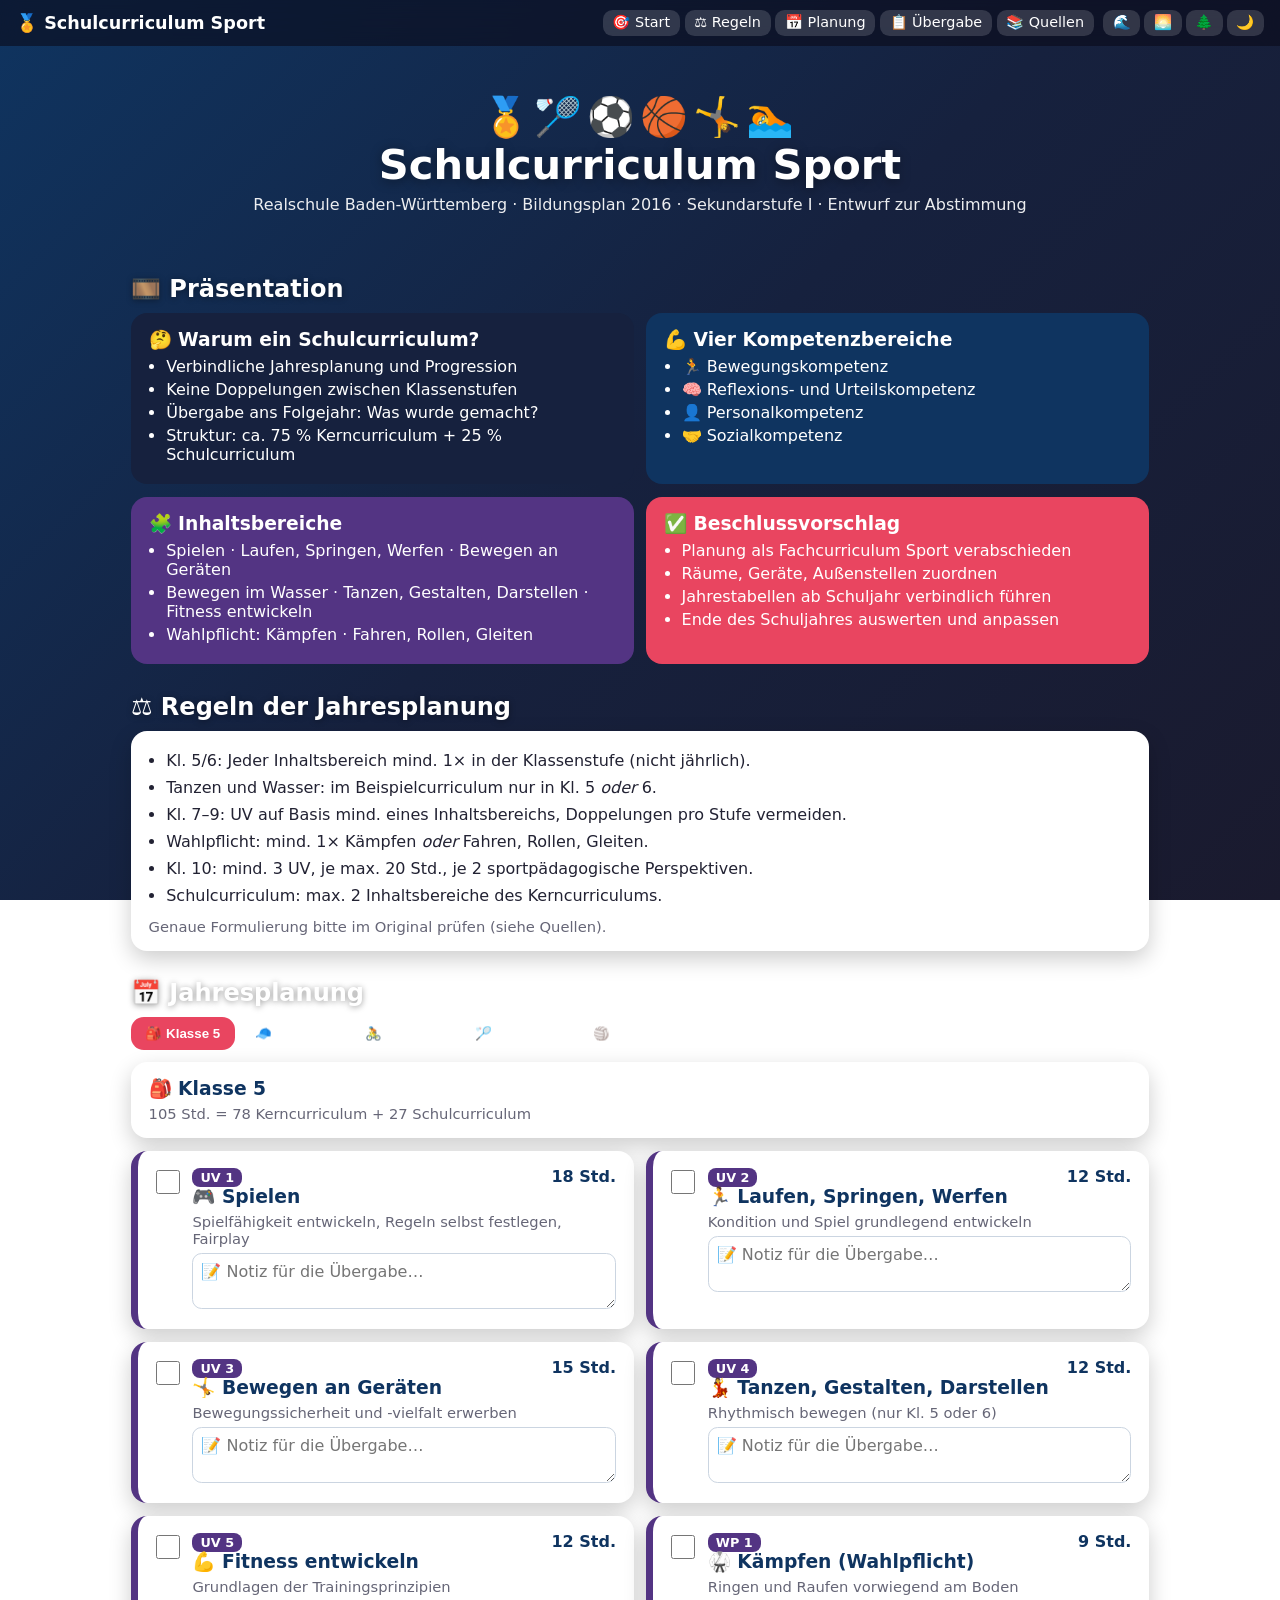
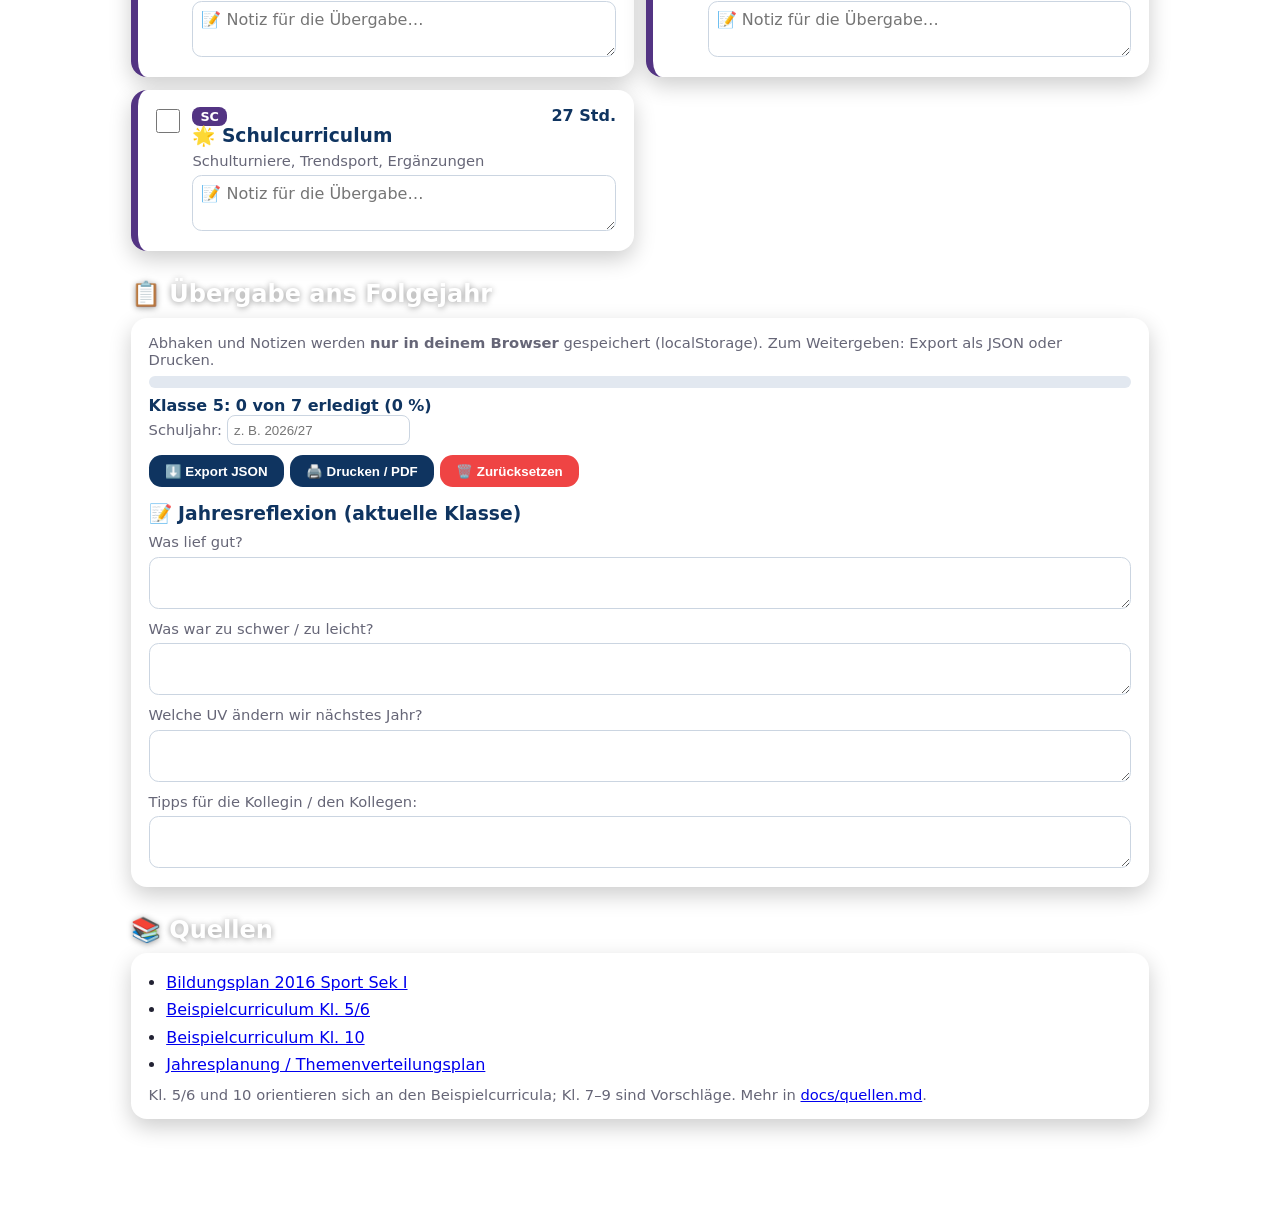
<file: index.html>
<!DOCTYPE html>
<html lang="de">
<head>
<meta charset="UTF-8">
<meta name="viewport" content="width=device-width, initial-scale=1">
<title>🏅 Schulcurriculum Sport – Realschule BW</title>
<style>
:root{--bg:linear-gradient(135deg,#0f3460,#16213e 50%,#1a1a2e);--card:#fff;--text:#223;--muted:#667;--head:#0f3460;--accent:#e94560;--accent2:#533483;--ok:#22c55e}
[data-theme=sunset]{--bg:linear-gradient(135deg,#ff9966,#ff5e62 50%,#b31217);--head:#b31217;--accent:#ff5e62;--accent2:#ff9966}
[data-theme=forest]{--bg:linear-gradient(135deg,#134e5e,#71b280);--head:#134e5e;--accent:#71b280;--accent2:#f0a202}
[data-theme=dark]{--bg:linear-gradient(135deg,#0b0f19,#111827);--card:#1f2937;--text:#e5e7eb;--muted:#9ca3af;--head:#93c5fd;--accent:#f472b6;--accent2:#60a5fa}
*{box-sizing:border-box;margin:0;padding:0}
body{font-family:system-ui,-apple-system,Segoe UI,Roboto,sans-serif;background:var(--bg);background-attachment:fixed;color:var(--text);min-height:100vh;padding-bottom:3rem}
header{position:sticky;top:0;z-index:5;display:flex;gap:.6rem;align-items:center;flex-wrap:wrap;padding:.6rem 1rem;background:rgba(10,10,25,.6);backdrop-filter:blur(10px)}
header b{color:#fff;font-size:1.1rem}
header nav{display:flex;gap:.3rem;flex-wrap:wrap;margin-left:auto}
header a,.themes button{color:#fff;text-decoration:none;background:rgba(255,255,255,.15);border:none;border-radius:.6rem;padding:.3rem .6rem;font-size:.9rem;cursor:pointer}
.themes{display:flex;gap:.25rem}
main{max-width:1050px;margin:0 auto;padding:1rem}
.hero{text-align:center;color:#fff;padding:2rem 1rem}
.hero .e{font-size:2.4rem;letter-spacing:.3rem}
.hero h1{font-size:clamp(1.7rem,5vw,2.6rem);text-shadow:0 2px 12px rgba(0,0,0,.4)}
.hero p{opacity:.92;margin-top:.4rem}
h2.sec{color:#fff;margin:1.8rem 0 .6rem;text-shadow:0 1px 6px rgba(0,0,0,.4)}
.card{background:var(--card);border-radius:1rem;padding:1rem 1.1rem;box-shadow:0 8px 22px rgba(0,0,0,.2)}
.card h3{color:var(--head);margin-bottom:.3rem}
.grid{display:grid;gap:.8rem;grid-template-columns:1fr}
@media(min-width:680px){.grid{grid-template-columns:1fr 1fr}}
.muted{color:var(--muted);font-size:.92rem}
.tabs{display:flex;gap:.4rem;flex-wrap:wrap;margin-bottom:.8rem}
.tabs button{border:none;border-radius:.8rem;padding:.55rem .9rem;font-weight:700;cursor:pointer;background:rgba(255,255,255,.2);color:#fff}
.tabs button.on{background:var(--accent)}
.item{border-left:.45rem solid var(--accent2);display:flex;gap:.8rem;align-items:flex-start}
.item.done{border-left-color:var(--ok)}
.item input{width:1.5rem;height:1.5rem;margin-top:.2rem;flex:none}
.badge{background:var(--accent2);color:#fff;border-radius:.5rem;padding:.1rem .5rem;font-weight:800;font-size:.8rem}
.h{float:right;font-weight:800;color:var(--head)}
textarea{width:100%;margin-top:.4rem;padding:.5rem;border:1.5px solid #cbd5e1;border-radius:.6rem;font:inherit;background:#fff;color:#111;min-height:2.6rem}
.bar{height:.8rem;background:#e2e8f0;border-radius:1rem;overflow:hidden;margin:.5rem 0}
.bar span{display:block;height:100%;width:0;background:linear-gradient(90deg,var(--accent),var(--accent2));transition:width .4s}
.btn{border:none;border-radius:.8rem;padding:.55rem 1rem;font-weight:700;background:var(--head);color:#fff;cursor:pointer;margin-right:.4rem}
.slides{display:grid;gap:.8rem;grid-template-columns:1fr}
@media(min-width:680px){.slides{grid-template-columns:1fr 1fr}}
.slide{color:#fff;border-radius:1rem;padding:1rem 1.1rem}
.slide h3{margin-bottom:.4rem}
.slide li{margin:.25rem 0 .25rem 1.1rem}
footer{text-align:center;color:rgba(255,255,255,.75);margin-top:2rem;font-size:.85rem;padding:0 1rem}
footer a{color:#fff}
@media print{header,.tabs,.themes,.btn,.slides,.hero{display:none!important}body{background:#fff}.card{box-shadow:none;border:1px solid #bbb;break-inside:avoid}h2.sec{color:#000;text-shadow:none}}
</style>
</head>
<body>
<header>
<b>🏅 Schulcurriculum Sport</b>
<nav><a href="#start">🎯 Start</a><a href="#regeln">⚖️ Regeln</a><a href="#plan">📅 Planung</a><a href="#uebergabe">📋 Übergabe</a><a href="#quellen">📚 Quellen</a></nav>
<div class="themes"><button onclick="setTheme('')">🌊</button><button onclick="setTheme('sunset')">🌅</button><button onclick="setTheme('forest')">🌲</button><button onclick="setTheme('dark')">🌙</button></div>
</header>
<main>
<section class="hero" id="start">
<div class="e">🏅🏸⚽🏀🤸🏊</div>
<h1>Schulcurriculum Sport</h1>
<p>Realschule Baden-Württemberg · Bildungsplan 2016 · Sekundarstufe I · Entwurf zur Abstimmung</p>
</section>

<h2 class="sec">🎞️ Präsentation</h2>
<div class="slides">
<div class="slide" style="background:#16213e"><h3>🤔 Warum ein Schulcurriculum?</h3><ul><li>Verbindliche Jahresplanung und Progression</li><li>Keine Doppelungen zwischen Klassenstufen</li><li>Übergabe ans Folgejahr: Was wurde gemacht?</li><li>Struktur: ca. 75 % Kerncurriculum + 25 % Schulcurriculum</li></ul></div>
<div class="slide" style="background:#0f3460"><h3>💪 Vier Kompetenzbereiche</h3><ul><li>🏃 Bewegungskompetenz</li><li>🧠 Reflexions- und Urteilskompetenz</li><li>👤 Personalkompetenz</li><li>🤝 Sozialkompetenz</li></ul></div>
<div class="slide" style="background:#533483"><h3>🧩 Inhaltsbereiche</h3><ul><li>Spielen · Laufen, Springen, Werfen · Bewegen an Geräten</li><li>Bewegen im Wasser · Tanzen, Gestalten, Darstellen · Fitness entwickeln</li><li>Wahlpflicht: Kämpfen · Fahren, Rollen, Gleiten</li></ul></div>
<div class="slide" style="background:#e94560"><h3>✅ Beschlussvorschlag</h3><ul><li>Planung als Fachcurriculum Sport verabschieden</li><li>Räume, Geräte, Außenstellen zuordnen</li><li>Jahrestabellen ab Schuljahr verbindlich führen</li><li>Ende des Schuljahres auswerten und anpassen</li></ul></div>
</div>

<h2 class="sec" id="regeln">⚖️ Regeln der Jahresplanung</h2>
<div class="card"><ul style="margin-left:1.1rem;line-height:1.7">
<li>Kl. 5/6: Jeder Inhaltsbereich mind. 1× in der Klassenstufe (nicht jährlich).</li>
<li>Tanzen und Wasser: im Beispielcurriculum nur in Kl. 5 <i>oder</i> 6.</li>
<li>Kl. 7–9: UV auf Basis mind. eines Inhaltsbereichs, Doppelungen pro Stufe vermeiden.</li>
<li>Wahlpflicht: mind. 1× Kämpfen <i>oder</i> Fahren, Rollen, Gleiten.</li>
<li>Kl. 10: mind. 3 UV, je max. 20 Std., je 2 sportpädagogische Perspektiven.</li>
<li>Schulcurriculum: max. 2 Inhaltsbereiche des Kerncurriculums.</li>
</ul><p class="muted" style="margin-top:.5rem">Genaue Formulierung bitte im Original prüfen (siehe Quellen).</p></div>

<h2 class="sec" id="plan">📅 Jahresplanung</h2>
<div class="tabs" id="tabs"></div>
<div id="planhead" class="card"></div>
<div id="items" class="grid" style="margin-top:.8rem"></div>

<h2 class="sec" id="uebergabe">📋 Übergabe ans Folgejahr</h2>
<div class="card">
<p class="muted">Abhaken und Notizen werden <b>nur in deinem Browser</b> gespeichert (localStorage). Zum Weitergeben: Export als JSON oder Drucken.</p>
<div class="bar"><span id="bar"></span></div><p id="pct" style="font-weight:800;color:var(--head)"></p>
<label class="muted">Schuljahr: <input id="year" placeholder="z. B. 2026/27" style="padding:.4rem;border:1.5px solid #cbd5e1;border-radius:.5rem"></label>
<div style="margin-top:.6rem"><button class="btn" onclick="exportJson()">⬇️ Export JSON</button><button class="btn" onclick="window.print()">🖨️ Drucken / PDF</button><button class="btn" style="background:#ef4444" onclick="resetAll()">🗑️ Zurücksetzen</button></div>
<h3 style="margin-top:1rem;color:var(--head)">📝 Jahresreflexion (aktuelle Klasse)</h3>
<div id="refl"></div>
</div>

<h2 class="sec" id="quellen">📚 Quellen</h2>
<div class="card"><ul style="margin-left:1.1rem;line-height:1.7">
<li><a href="https://www.bildungsplaene-bw.de/,Lde/BP2016BW_ALLG_SEK1_SPO">Bildungsplan 2016 Sport Sek I</a></li>
<li><a href="https://www.schule-bw.de/service-und-tools/bildungsplaene/allgemein-bildende-schulen/bildungsplan-2016/beispielcurricula/sekundarstufe1/BP2016BW_ALLG_SEK1_SPO_BC_5-6_BSP_1.pdf">Beispielcurriculum Kl. 5/6</a></li>
<li><a href="https://www.schule-bw.de/service-und-tools/bildungsplaene/allgemein-bildende-schulen/bildungsplan-2016/beispielcurricula/sekundarstufe1/BP2016BW_ALLG_SEK1_SPO_BC_10_BSP_1.pdf">Beispielcurriculum Kl. 10</a></li>
<li><a href="https://lehrerfortbildung-bw.de/u_mks/sport/sek1/bp2016/fb4/4_2_plan/">Jahresplanung / Themenverteilungsplan</a></li>
</ul><p class="muted" style="margin-top:.5rem">Kl. 5/6 und 10 orientieren sich an den Beispielcurricula; Kl. 7–9 sind Vorschläge. Mehr in <a href="https://github.com/jbkunama1/trt.SchulCurri/blob/main/docs/quellen.md">docs/quellen.md</a>.</p></div>
</main>
<footer>Realschule BW · BP 2016 · <a href="https://github.com/jbkunama1/trt.SchulCurri">Repo auf GitHub</a></footer>

<script>
const PLAN={
"5":{label:"Klasse 5",emoji:"🎒",hours:105,kc:78,sc:27,items:[["UV 1","🎮 Spielen","Spielfähigkeit entwickeln, Regeln selbst festlegen, Fairplay",18],["UV 2","🏃 Laufen, Springen, Werfen","Kondition und Spiel grundlegend entwickeln",12],["UV 3","🤸 Bewegen an Geräten","Bewegungssicherheit und -vielfalt erwerben",15],["UV 4","💃 Tanzen, Gestalten, Darstellen","Rhythmisch bewegen (nur Kl. 5 oder 6)",12],["UV 5","💪 Fitness entwickeln","Grundlagen der Trainingsprinzipien",12],["WP 1","🥋 Kämpfen (Wahlpflicht)","Ringen und Raufen vorwiegend am Boden",9],["SC","🌟 Schulcurriculum","Schulturniere, Trendsport, Ergänzungen",27]]},
"6":{label:"Klasse 6",emoji:"🧢",hours:105,kc:92,sc:13,items:[["UV 1","🎮 Spielen","Spielfähigkeit vertiefen, verbindliches Regelhandeln",24],["UV 2","🏃 Laufen, Springen, Werfen","Anlauftechniken, Sprung, Wurf",18],["UV 3","🤸 Bewegen an Geräten","Bewegungssicherheit und -vielfalt vertiefen",18],["UV 4","🏊 Bewegen im Wasser","Grundlagen, Schwimmtechniken (nur Kl. 5 oder 6)",16],["UV 5","💪 Fitness entwickeln","Ebenen der Belastungssteuerung",8],["WP 1","🥋 Kämpfen (Wahlpflicht)","Ringen und Raufen vorwiegend im Stand",8],["SC","🌟 Schulcurriculum","Schulspezifische Akzente",13]]},
"78":{label:"Klasse 7/8",emoji:"🏐",hours:70,kc:54,sc:16,items:[["UV 1","🏐 Spielen vertieft","z. B. Badminton / Volleyball / Fußball",18],["UV 2","💪 Fitness entwickeln","Ausdauer, Kraft, Herzfrequenz, Trainingsprinzipien",18],["UV 3","🕺 Tanzen, Gestalten, Darstellen","Choreografie, Videoanalyse, Präsentation",18],["SC","🌟 Schulcurriculum","Projekttag, Klettern, JtfO, Turniere",16]]},
"9":{label:"Klasse 9",emoji:"🚴",hours:70,kc:54,sc:16,items:[["UV 1","🏀 Komplexes Sportspiel","Taktik, Positionsspiel, Schiedsrichterrolle",18],["UV 2","🚴 Fahren, Rollen, Gleiten (WP)","Fahrrad/Inlines, Regeln, Umweltverträglichkeit",16],["UV 3","🕹️ Spielen alternativ","Fan-/Trendspiele, Schulhofsport beleben",12],["UV 4","🤸 Gestalten / Fitness","Bewegungen neu zusammensetzen",8],["SC","🌟 Schulcurriculum","Kooperation Vereine, Schnupperangebote",16]]},
"10":{label:"Klasse 10",emoji:"🏸",hours:70,kc:54,sc:16,items:[["UV 1","🏸 Badminton","Rückschlagspiel, Wettkampf, Turnierorganisation",18],["UV 2","🧭 Orientierungslauf","Karte, Kompass, Gelände",18],["UV 3","🏋️ Fitness entwickeln","Individuelles Fitnessprogramm, Punch & Kick",18],["SC","🌟 Schulcurriculum","Zusatzangebote, Training mit Trainingsplan",16]]}
};
const RQ=[["gut","Was lief gut?"],["schwer","Was war zu schwer / zu leicht?"],["aendern","Welche UV ändern wir nächstes Jahr?"],["tipps","Tipps für die Kollegin / den Kollegen:"]];
const KEY='trt.schulcurri.v1';
let S=JSON.parse(localStorage.getItem(KEY)||'{}');S.done=S.done||{};S.note=S.note||{};S.refl=S.refl||{};S.year=S.year||'';
let cur=Object.keys(PLAN)[0];
const save=()=>localStorage.setItem(KEY,JSON.stringify(S));
function setTheme(t){document.documentElement.setAttribute('data-theme',t);localStorage.setItem('trt.theme',t)}
setTheme(localStorage.getItem('trt.theme')||'');
function tabs(){const el=document.getElementById('tabs');el.innerHTML='';for(const k in PLAN){const b=document.createElement('button');b.textContent=PLAN[k].emoji+' '+PLAN[k].label;b.className=k===cur?'on':'';b.onclick=()=>{cur=k;render()};el.appendChild(b)}}
function render(){tabs();const p=PLAN[cur];
document.getElementById('planhead').innerHTML='<h3>'+p.emoji+' '+p.label+'</h3><p class="muted">'+p.hours+' Std. = '+p.kc+' Kerncurriculum + '+p.sc+' Schulcurriculum</p>';
const box=document.getElementById('items');box.innerHTML='';
p.items.forEach(([c,t,d,h])=>{const id=cur+'|'+c;const div=document.createElement('div');div.className='card item'+(S.done[id]?' done':'');
div.innerHTML='<input type="checkbox" '+(S.done[id]?'checked':'')+'><div style="flex:1"><span class="badge">'+c+'</span><span class="h">'+h+' Std.</span><h3>'+t+'</h3><p class="muted">'+d+'</p><textarea placeholder="📝 Notiz für die Übergabe…"></textarea></div>';
const cb=div.querySelector('input'),ta=div.querySelector('textarea');ta.value=S.note[id]||'';
cb.onchange=()=>{S.done[id]=cb.checked;div.classList.toggle('done',cb.checked);save();prog()};
ta.oninput=()=>{S.note[id]=ta.value;save()};box.appendChild(div)});
const r=document.getElementById('refl');r.innerHTML='';RQ.forEach(([k,q])=>{const id=cur+'|'+k;const l=document.createElement('label');l.className='muted';l.style.display='block';l.style.marginTop='.5rem';l.innerHTML=q+'<textarea></textarea>';const ta=l.querySelector('textarea');ta.value=S.refl[id]||'';ta.oninput=()=>{S.refl[id]=ta.value;save()};r.appendChild(l)});
prog()}
function prog(){const its=PLAN[cur].items;const n=its.filter(([c])=>S.done[cur+'|'+c]).length;const pct=Math.round(n/its.length*100);document.getElementById('bar').style.width=pct+'%';document.getElementById('pct').textContent=PLAN[cur].label+': '+n+' von '+its.length+' erledigt ('+pct+' %)'}
document.getElementById('year').value=S.year;document.getElementById('year').oninput=e=>{S.year=e.target.value;save()};
function exportJson(){const blob=new Blob([JSON.stringify({schuljahr:S.year,exportiert:new Date().toISOString(),daten:S},null,2)],{type:'application/json'});const a=document.createElement('a');a.href=URL.createObjectURL(blob);a.download='schulcurri-uebergabe-'+(S.year||'ohne-jahr').replace(/\W+/g,'-')+'.json';a.click()}
function resetAll(){if(confirm('Alle lokalen Eingaben löschen?')){S={done:{},note:{},refl:{},year:''};save();document.getElementById('year').value='';render()}}
render();
</script>
</body>
</html>
</file>
